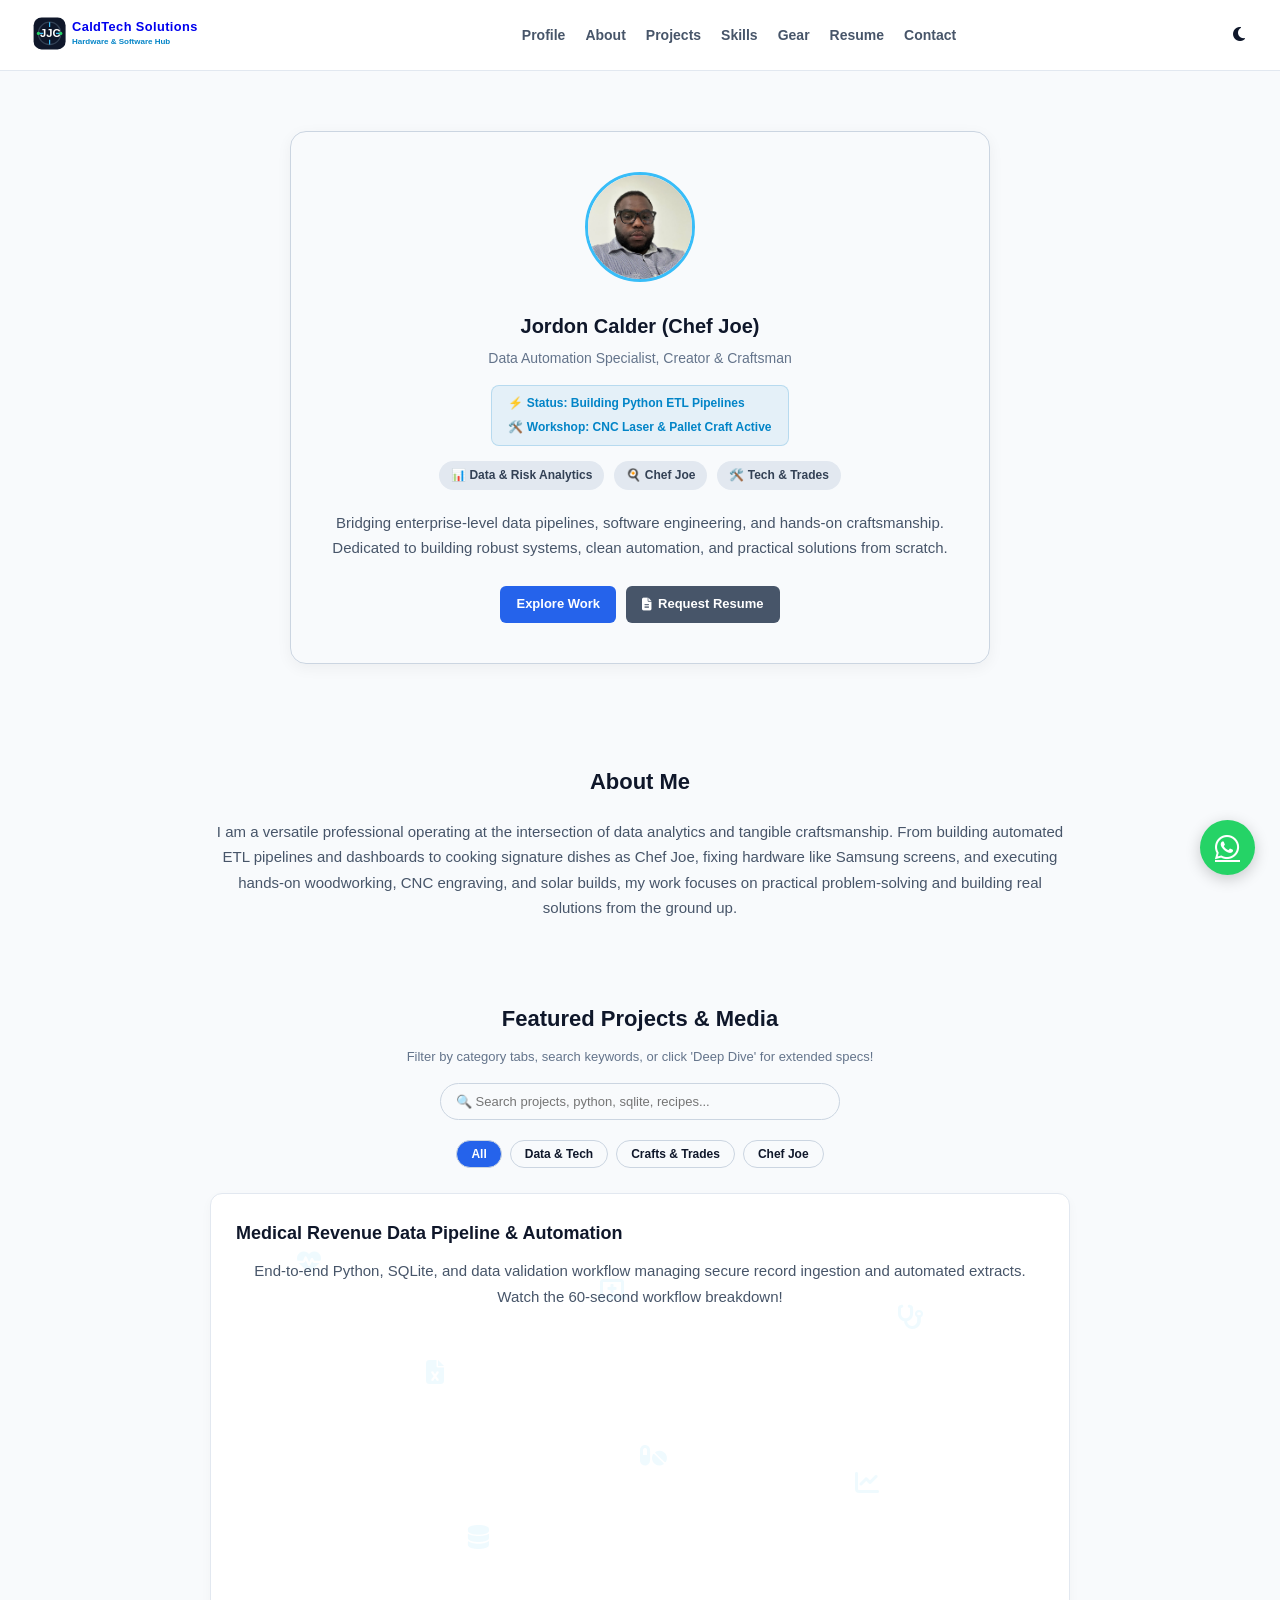
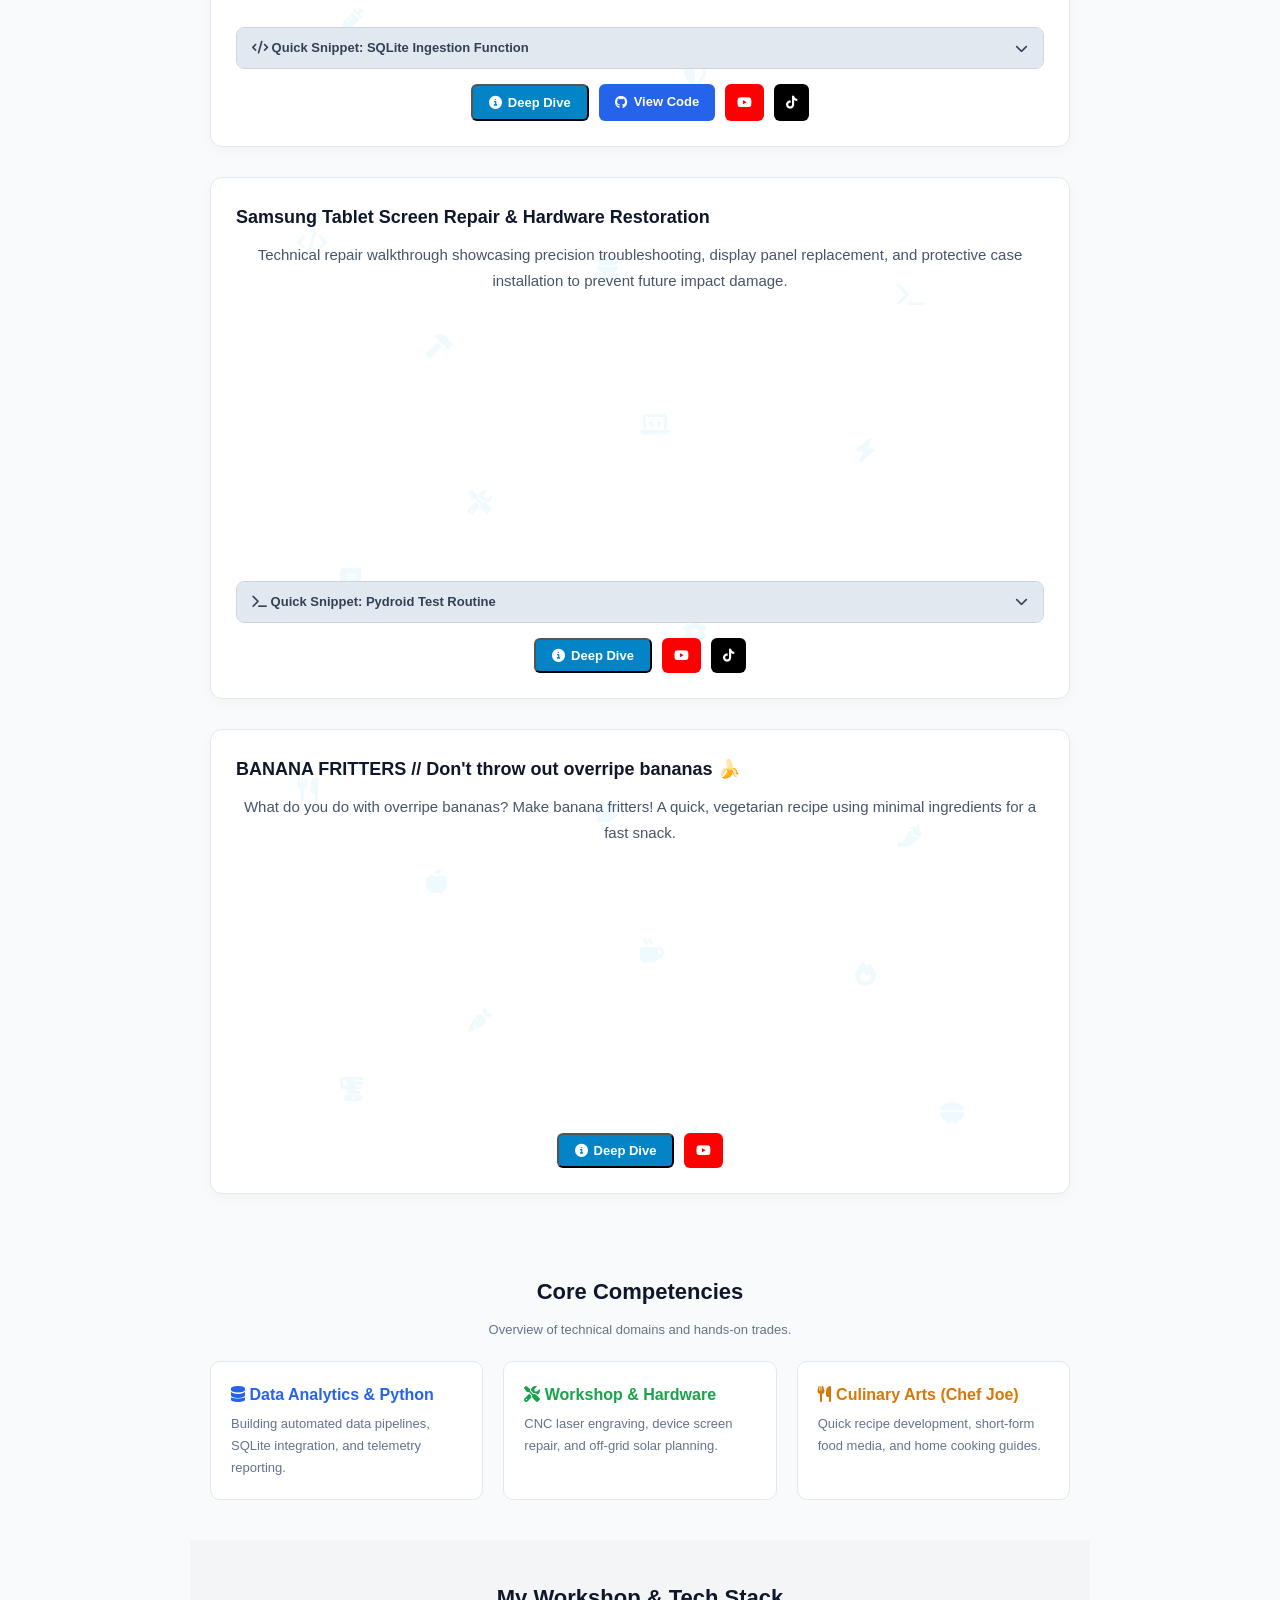
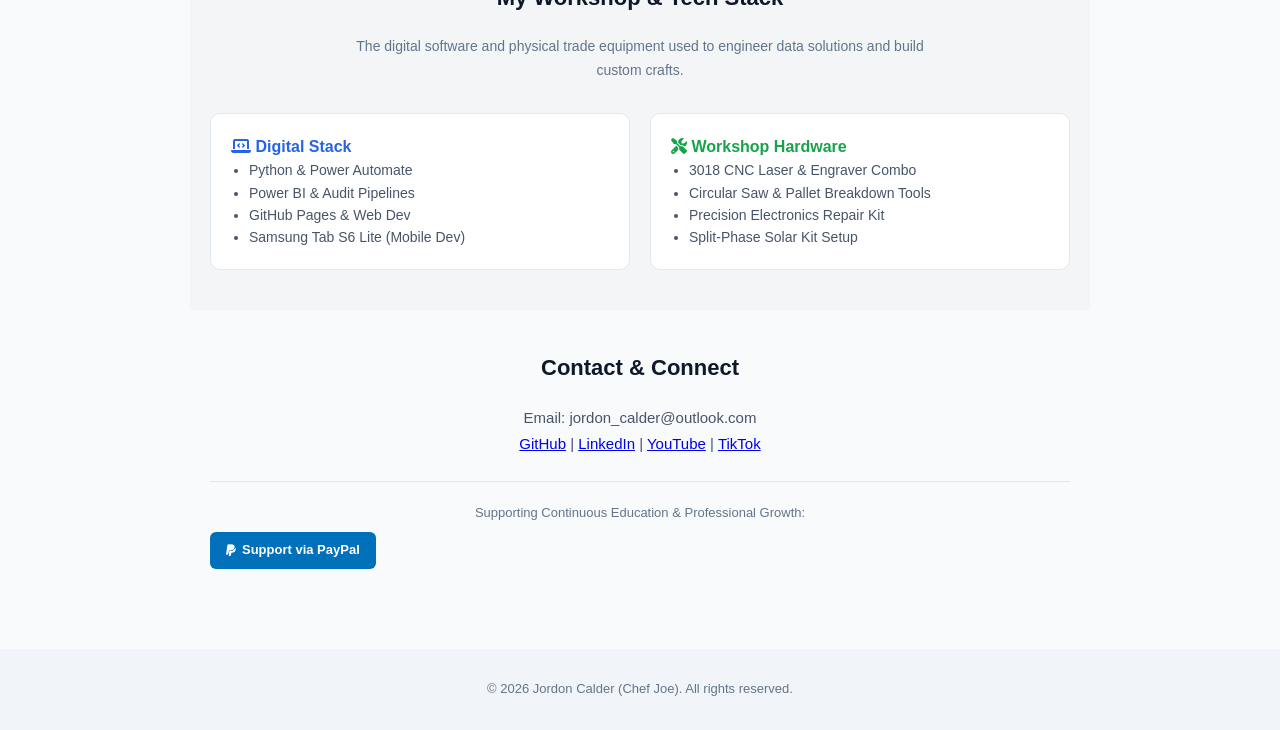
<file: index.html>
<!DOCTYPE html>
<html lang="en">
<head>
<meta charset="UTF-8">
<meta name="viewport" content="width=device-width, initial-scale=1">
<title>Jordon Calder (Chef Joe) | Portfolio & Hub</title>

<!-- Open Graph / WhatsApp Preview Meta Tags -->
<meta property="og:title" content="Jordon Calder (Chef Joe) | Portfolio & Hub">
<meta property="og:description" content="Data Automation Specialist, Creator & Craftsman. Explore Python pipelines, hardware tutorials, and Chef Joe's recipes!">
<meta property="og:image" content="https://CaldTech.github.io/images/profile.jpg">
<meta property="og:url" content="https://CaldTech.github.io/">
<meta property="og:type" content="website">

<link rel="stylesheet" href="style.css">
<link rel="stylesheet" href="https://cdnjs.cloudflare.com/ajax/libs/font-awesome/6.5.0/css/all.min.css">
</head>
<body>

<header>
<div class="logo">
  <a href="index.html" class="logo-link">
    <!-- Circular Circuit Logo Option 5 -->
    <svg xmlns="http://www.w3.org/2000/svg" viewBox="0 0 270 50" class="responsive-logo-svg" style="width: 220px; height: 40px;">
      <style>
        .s5-main { font-family: Arial, sans-serif; font-weight: 900; font-size: 16px; fill: currentColor; letter-spacing: 0.5px; }
        .s5-sub { font-family: Arial, sans-serif; font-weight: 600; font-size: 10px; fill: #0284c7; }
      </style>
      <g transform="translate(2, 3)">
        <rect x="0" y="0" width="40" height="40" rx="10" fill="#0f172a" />
        <circle cx="20" cy="20" r="14" stroke="#334155" stroke-width="1.5" fill="none" />
        <path d="M 6 20 L 12 20 M 28 20 L 34 20 M 20 6 L 20 12 M 20 28 L 20 34" stroke="#38bdf8" stroke-width="1.5" />
        <circle cx="6" cy="20" r="2" fill="#25D366" />
        <circle cx="34" cy="20" r="2" fill="#25D366" />
        <text x="8" y="25" font-family="Arial, sans-serif" font-weight="900" font-size="14" fill="#ffffff">JJC</text>
      </g>
      <text x="50" y="20" class="s5-main">CaldTech Solutions</text>
      <text x="50" y="36" class="s5-sub">Hardware &amp; Software Hub</text>
    </svg>
  </a>
</div>
<nav id="nav">
<a href="#profile">Profile</a>
<a href="#about">About</a>
<a href="#projects">Projects</a>
<a href="#skills">Skills</a>
<a href="#gear">Gear</a>
<a href="resume.html">Resume</a>
<a href="#contact">Contact</a>
</nav>

<div class="header-controls">
  <button id="theme-toggle" class="theme-btn" aria-label="Toggle Dark/Light Mode">
    <i class="fa fa-moon"></i>
  </button>
  <div class="menu-toggle" aria-label="Toggle navigation">
    <i class="fa fa-bars"></i>
  </div>
</div>
</header>

<section id="profile" class="hero">
<div class="profile-card">
<img src="images/profile.jpg" class="hero-img" alt="Jordon Calder Profile">
<h2 class="profile-title">Jordon Calder (Chef Joe)</h2>
<p class="profile-tagline">Data Automation Specialist, Creator & Craftsman</p>

<!-- Live Telemetry Status Bar -->
<div class="telemetry-bar">
  <span>⚡ Status: Building Python ETL Pipelines</span>
  <span>🛠️ Workshop: CNC Laser & Pallet Craft Active</span>
</div>

<div class="profile-badges">
  <span class="badge data">📊 Data & Risk Analytics</span>
  <span class="badge chef">🍳 Chef Joe</span>
  <span class="badge trade">🛠️ Tech & Trades</span>
</div>

<p class="profile-description">
Bridging enterprise-level data pipelines, software engineering, and hands-on craftsmanship. Dedicated to building robust systems, clean automation, and practical solutions from scratch.
</p>
<div style="display:flex; justify-content:center; gap:10px; flex-wrap:wrap;">
  <a href="#projects" class="btn">Explore Work</a>
  <a href="resume.html" class="btn" style="background: #475569;"><i class="fa fa-file-alt"></i> Request Resume</a>
</div>
</div>
</section>

<section id="about">
<h2>About Me</h2>
<p>
I am a versatile professional operating at the intersection of data analytics and tangible craftsmanship. From building automated ETL pipelines and dashboards to cooking signature dishes as Chef Joe, fixing hardware like Samsung screens, and executing hands-on woodworking, CNC engraving, and solar builds, my work focuses on practical problem-solving and building real solutions from the ground up.
</p>
</section>

<section id="projects">
<h2>Featured Projects & Media</h2>
<p style="text-align: center; font-size: 13px; color: #64748b; margin-top: -10px; margin-bottom: 15px;">
  Filter by category tabs, search keywords, or click 'Deep Dive' for extended specs!
</p>

<!-- Live Keyword Search Bar -->
<div style="max-width: 400px; margin: 0 auto 20px auto;">
  <input type="text" id="project-search" placeholder="🔍 Search projects, python, sqlite, recipes..." style="width: 100%; padding: 10px 15px; border-radius: 20px; border: 1px solid #cbd5e1; font-size: 13px; outline: none; background: inherit; color: inherit;">
</div>

<!-- Category Tab Controls -->
<div class="project-category-tabs" style="display: flex; justify-content: center; gap: 8px; margin-bottom: 25px; flex-wrap: wrap;">
  <button class="tab-btn active-tab" data-cat="all" style="padding: 6px 14px; border-radius: 20px; border: 1px solid #cbd5e1; background: #2563eb; color: #fff; cursor: pointer; font-size: 12px; font-weight: 600;">All</button>
  <button class="tab-btn" data-cat="python" style="padding: 6px 14px; border-radius: 20px; border: 1px solid #cbd5e1; background: inherit; color: inherit; cursor: pointer; font-size: 12px; font-weight: 600;">Data & Tech</button>
  <button class="tab-btn" data-cat="craft" style="padding: 6px 14px; border-radius: 20px; border: 1px solid #cbd5e1; background: inherit; color: inherit; cursor: pointer; font-size: 12px; font-weight: 600;">Crafts & Trades</button>
  <button class="tab-btn" data-cat="chef" style="padding: 6px 14px; border-radius: 20px; border: 1px solid #cbd5e1; background: inherit; color: inherit; cursor: pointer; font-size: 12px; font-weight: 600;">Chef Joe</button>
</div>

<div class="projects-stack">

<!-- Medical Data Automation Pipeline -->
<div class="project medical-card" data-category="python etl sql" data-keywords="medical revenue data pipeline python sqlite workflow analytics">
<div class="bg-animation">
  <i class="fa fa-heartbeat float-icon icon-1"></i>
  <i class="fa fa-syringe float-icon icon-2"></i>
  <i class="fa fa-stethoscope float-icon icon-3"></i>
  <i class="fa fa-notes-medical float-icon icon-4"></i>
  <i class="fa fa-pills float-icon icon-5"></i>
  <i class="fa fa-laptop-medical float-icon icon-6"></i>
  <i class="fa fa-database float-icon icon-7"></i>
  <i class="fa fa-file-excel float-icon icon-8"></i>
  <i class="fa fa-chart-line float-icon icon-9"></i>
  <i class="fa fa-shield-alt float-icon icon-10"></i>
</div>
<div class="project-content-inner">
  <h3>Medical Revenue Data Pipeline & Automation</h3>
  <p>End-to-end Python, SQLite, and data validation workflow managing secure record ingestion and automated extracts. Watch the 60-second workflow breakdown!</p>
  <div style="margin-top: 15px;">
    <iframe width="100%" height="280" src="https://www.youtube.com/embed/ulhOsd90g2Y?autoplay=1&mute=1" title="Medical Automation Workflow Short" style="border:none; border-radius:8px;" allow="autoplay" allowfullscreen></iframe>
  </div>

  <div class="code-snippet-box">
    <div class="snippet-header" onclick="toggleSnippet(this)">
      <span><i class="fa fa-code"></i> Quick Snippet: SQLite Ingestion Function</span>
      <i class="fa fa-chevron-down arrow-icon"></i>
    </div>
    <div class="snippet-scroll-pane">
      <div class="snippet-body">
        <pre><code>import sqlite3
import pandas as pd

def ingest_medical_data(csv_path, db_name="revenue.db"):
    conn = sqlite3.connect(db_name)
    df = pd.read_csv(csv_path)
    df.to_sql("medical_records", conn, if_exists="append", index=False)
    conn.close()
    print("Ingestion complete!")</code></pre>
      </div>
    </div>
  </div>

  <div class="project-actions centered-actions">
    <button class="btn" style="background:#0284c7;" onclick="openModal('medical')"><i class="fa fa-info-circle"></i> Deep Dive</button>
    <a href="https://github.com/CaldTech/medical-revenue-pipeline" target="_blank" class="btn"><i class="fab fa-github"></i> View Code</a>
    <a href="https://youtube.com/shorts/ulhOsd90g2Y" target="_blank" class="btn btn-youtube icon-only"><i class="fab fa-youtube"></i></a>
    <a href="https://vt.tiktok.com/ZSVQbEp7R/" target="_blank" class="btn btn-tiktok icon-only"><i class="fab fa-tiktok"></i></a>
  </div>
</div>
</div>

<!-- Samsung Screen Repair Tutorial -->
<div class="project tech-card" data-category="craft" data-keywords="samsung tablet screen repair hardware restoration restoration electronics troubleshooting">
<div class="bg-animation">
  <i class="fa fa-code float-icon icon-1"></i>
  <i class="fa fa-book float-icon icon-2"></i>
  <i class="fa fa-terminal float-icon icon-3"></i>
  <i class="fa fa-microchip float-icon icon-4"></i>
  <i class="fa fa-laptop-code float-icon icon-5"></i>
  <i class="fa fa-database float-icon icon-6"></i>
  <i class="fa fa-tools float-icon icon-7"></i>
  <i class="fa fa-hammer float-icon icon-8"></i>
  <i class="fa fa-bolt float-icon icon-9"></i>
  <i class="fa fa-cog float-icon icon-10"></i>
</div>
<div class="project-content-inner">
  <h3>Samsung Tablet Screen Repair & Hardware Restoration</h3>
  <p>Technical repair walkthrough showcasing precision troubleshooting, display panel replacement, and protective case installation to prevent future impact damage.</p>
  <div style="margin-top: 15px;">
    <iframe width="100%" height="250" src="https://www.youtube.com/embed/LqaYXnnREUw?autoplay=1&mute=1" title="Samsung Repair Tutorial" style="border:none; border-radius:8px;" allow="autoplay" allowfullscreen></iframe>
  </div>

  <div class="code-snippet-box">
    <div class="snippet-header" onclick="toggleSnippet(this)">
      <span><i class="fa fa-terminal"></i> Quick Snippet: Pydroid Test Routine</span>
      <i class="fa fa-chevron-down arrow-icon"></i>
    </div>
    <div class="snippet-scroll-pane">
      <div class="snippet-body">
        <pre><code># Mobile diagnostic check loop
import os
def check_environment():
    print(f"Running in Android / Termux: {os.name}")
check_environment()</code></pre>
      </div>
    </div>
  </div>

  <div class="project-actions centered-actions">
    <button class="btn" style="background:#0284c7;" onclick="openModal('samsung')"><i class="fa fa-info-circle"></i> Deep Dive</button>
    <a href="https://www.youtube.com/watch?v=LqaYXnnREUw" target="_blank" class="btn btn-youtube icon-only"><i class="fab fa-youtube"></i></a>
    <a href="https://vt.tiktok.com/ZSVQQkL72/" target="_blank" class="btn btn-tiktok icon-only"><i class="fab fa-tiktok"></i></a>
  </div>
</div>
</div>

<!-- Chef Joe: Banana Fritters -->
<div class="project culinary-card" data-category="chef" data-keywords="banana fritters recipe overripe bananas chef joe snack cooking food">
<div class="bg-animation">
  <i class="fa fa-utensils float-icon icon-1"></i>
  <i class="fa fa-blender float-icon icon-2"></i>
  <i class="fa fa-pepper-hot float-icon icon-3"></i>
  <i class="fa fa-bowl-food float-icon icon-4"></i>
  <i class="fa fa-mug-hot float-icon icon-5"></i>
  <i class="fa fa-lemon float-icon icon-6"></i>
  <i class="fa fa-carrot float-icon icon-7"></i>
  <i class="fa fa-apple-alt float-icon icon-8"></i>
  <i class="fa fa-fire float-icon icon-9"></i>
  <i class="fa fa-concierge-bell float-icon icon-10"></i>
</div>
<div class="project-content-inner">
  <h3>BANANA FRITTERS // Don't throw out overripe bananas 🍌</h3>
  <p>What do you do with overripe bananas? Make banana fritters! A quick, vegetarian recipe using minimal ingredients for a fast snack.</p>
  <div style="margin-top: 15px;">
    <iframe width="100%" height="250" src="https://www.youtube.com/embed/_8lP6NOHxSI?autoplay=1&mute=1" title="Banana Fritters Recipe" style="border:none; border-radius:8px;" allow="autoplay" allowfullscreen></iframe>
  </div>
  <div class="project-actions centered-actions">
    <button class="btn" style="background:#0284c7;" onclick="openModal('banana')"><i class="fa fa-info-circle"></i> Deep Dive</button>
    <a href="https://youtube.com/shorts/_8lP6NOHxSI" target="_blank" class="btn btn-youtube icon-only"><i class="fab fa-youtube"></i></a>
  </div>
</div>
</div>

</div>
</section>

<!-- Deep Dive Overlay Modal -->
<div id="project-modal" class="modal-overlay" onclick="closeModalOutside(event)">
  <div class="modal-content">
    <button class="modal-close" onclick="closeModal()">&times;</button>
    <div id="modal-body-content">
      <!-- Dynamic Content Injected via JS -->
    </div>
  </div>
</div>

<!-- Core Competencies -->
<section id="skills">
<h2>Core Competencies</h2>
<p style="text-align: center; font-size: 13px; color: #64748b; margin-top: -10px; margin-bottom: 20px;">Overview of technical domains and hands-on trades.</p>
<div class="skills-grid">
  <div class="skill">
    <h3 style="font-size: 16px; color: #2563eb; margin-top:0;"><i class="fa fa-database"></i> Data Analytics & Python</h3>
    <p style="font-size: 13px; color: #64748b; text-align: left; margin-top: 5px;">Building automated data pipelines, SQLite integration, and telemetry reporting.</p>
  </div>
  <div class="skill">
    <h3 style="font-size: 16px; color: #16a34a; margin-top:0;"><i class="fa fa-tools"></i> Workshop & Hardware</h3>
    <p style="font-size: 13px; color: #64748b; text-align: left; margin-top: 5px;">CNC laser engraving, device screen repair, and off-grid solar planning.</p>
  </div>
  <div class="skill">
    <h3 style="font-size: 16px; color: #d97706; margin-top:0;"><i class="fa fa-utensils"></i> Culinary Arts (Chef Joe)</h3>
    <p style="font-size: 13px; color: #64748b; text-align: left; margin-top: 5px;">Quick recipe development, short-form food media, and home cooking guides.</p>
  </div>
</div>
</section>

<!-- Gear & Tools Workshop Section -->
<section id="gear" style="background: rgba(0,0,0,0.02);">
<h2>My Workshop & Tech Stack</h2>
<p style="text-align: center; color: #64748b; max-width: 600px; margin: 0 auto 30px auto; font-size: 14px;">
The digital software and physical trade equipment used to engineer data solutions and build custom crafts.
</p>
<div class="skills-grid">
  <div class="skill">
    <h3 style="font-size: 16px; color: #2563eb; margin-top:0;"><i class="fa fa-laptop-code"></i> Digital Stack</h3>
    <ul style="margin: 0; padding-left: 18px; font-size: 14px; color: #475569; line-height: 1.6;">
      <li>Python & Power Automate</li>
      <li>Power BI & Audit Pipelines</li>
      <li>GitHub Pages & Web Dev</li>
      <li>Samsung Tab S6 Lite (Mobile Dev)</li>
    </ul>
  </div>
  <div class="skill">
    <h3 style="font-size: 16px; color: #16a34a; margin-top:0;"><i class="fa fa-tools"></i> Workshop Hardware</h3>
    <ul style="margin: 0; padding-left: 18px; font-size: 14px; color: #475569; line-height: 1.6;">
      <li>3018 CNC Laser & Engraver Combo</li>
      <li>Circular Saw & Pallet Breakdown Tools</li>
      <li>Precision Electronics Repair Kit</li>
      <li>Split-Phase Solar Kit Setup</li>
    </ul>
  </div>
</div>
</section>

<section id="contact">
<h2>Contact & Connect</h2>
<p>Email: jordon_calder@outlook.com</p>
<p>
<a href="https://github.com/CaldTech" target="_blank">GitHub</a> |
<a href="https://www.linkedin.com/in/jordon-calder-b24b8595/" target="_blank">LinkedIn</a> |
<a href="https://youtube.com/@calderofficial" target="_blank">YouTube</a> |
<a href="https://tiktok.com/@calderofficial" target="_blank">TikTok</a>
</p>
<!-- Quiet Support Link Placed at Bottom Only -->
<div style="margin-top: 25px; padding-top: 20px; border-top: 1px solid rgba(0,0,0,0.08);">
  <p style="font-size: 13px; color: #64748b; margin-bottom: 8px;">Supporting Continuous Education & Professional Growth:</p>
  <a href="https://paypal.me/JordonCalder" target="_blank" class="btn" style="background: #0070ba; font-size: 13px; padding: 8px 16px;"><i class="fab fa-paypal"></i> Support via PayPal</a>
</div>
</section>

<a href="https://wa.me/18768532705" class="whatsapp" target="_blank" aria-label="WhatsApp Chat">
<i class="fab fa-whatsapp"></i>
</a>

<footer>
<p>© 2026 Jordon Calder (Chef Joe). All rights reserved.</p>
</footer>

<script src="style.js"></script>
</body>
</html>
</file>
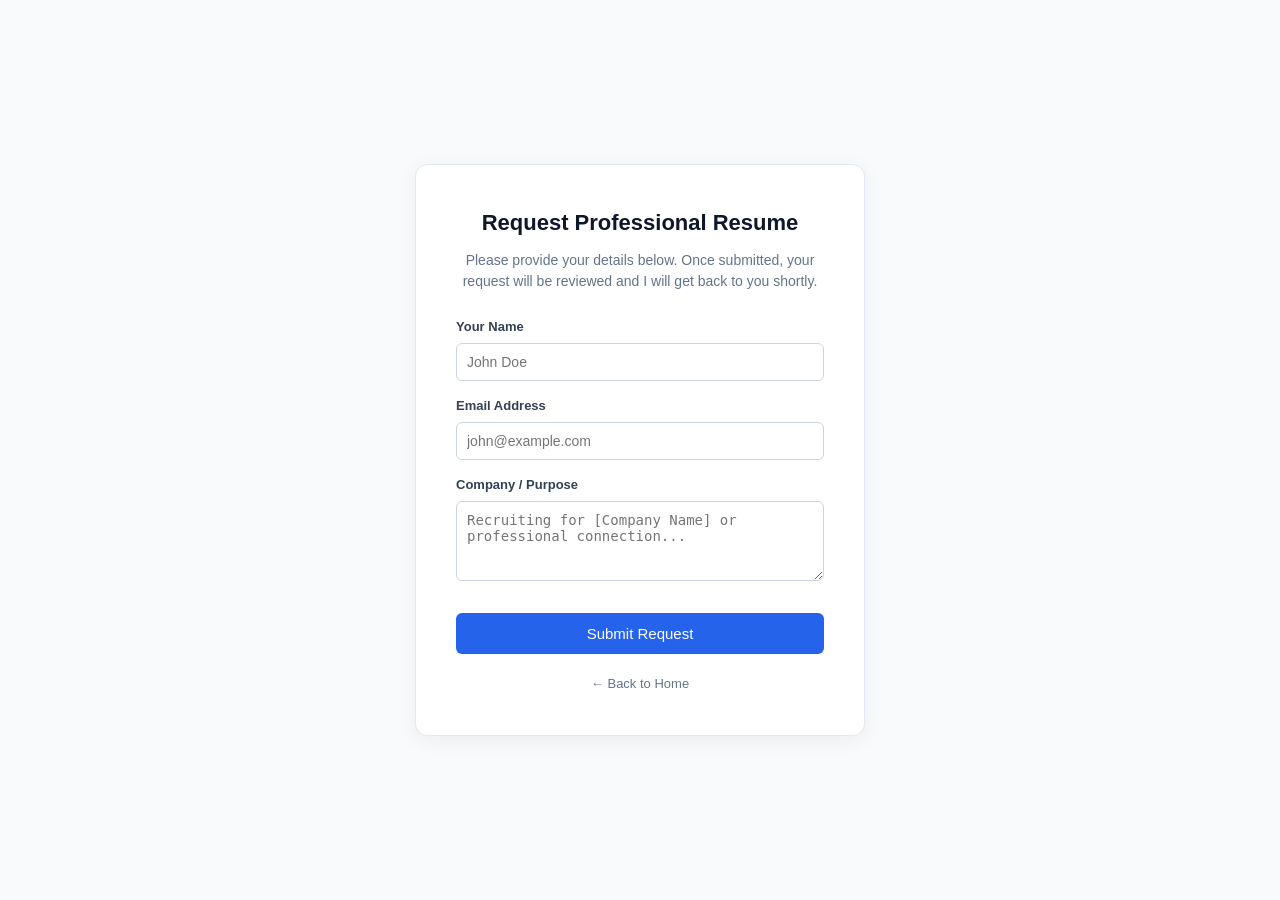
<file: resume.html>
<!DOCTYPE html>
<html lang="en">
<head>
<meta charset="UTF-8">
<meta name="viewport" content="width=device-width, initial-scale=1.0">
<title>Request Resume | Jordon Calder</title>
<link rel="stylesheet" href="style.css">
<style>
  body {
    background-color: #f8fafc;
    color: #0f172a;
    display: flex;
    flex-direction: column;
    min-height: 100vh;
    justify-content: center;
    align-items: center;
    margin: 0;
    transition: background-color 0.3s ease, color 0.3s ease;
  }

  /* Dark Mode Support matching your index page */
  body.dark-mode {
    background-color: #0f172a;
    color: #f8fafc;
  }

  .request-card {
    background: #ffffff;
    border: 1px solid #e2e8f0;
    padding: 40px;
    border-radius: 12px;
    box-shadow: 0 4px 20px rgba(0,0,0,0.06);
    max-width: 450px;
    width: 90%;
    text-align: center;
    transition: background 0.3s ease, border-color 0.3s ease;
  }

  body.dark-mode .request-card {
    background: #1e293b;
    border-color: #334155;
    box-shadow: 0 4px 20px rgba(0,0,0,0.3);
  }

  .request-card h2 {
    margin-bottom: 10px;
    font-size: 22px;
    color: inherit;
  }

  .request-card p {
    color: #64748b;
    font-size: 14px;
    margin-bottom: 25px;
    line-height: 1.5;
  }

  body.dark-mode .request-card p {
    color: #94a3b8;
  }

  .form-group {
    text-align: left;
    margin-bottom: 15px;
  }

  .form-group label {
    display: block;
    font-size: 13px;
    font-weight: 600;
    color: #334155;
    margin-bottom: 5px;
  }

  body.dark-mode .form-group label {
    color: #cbd5e1;
  }

  .form-group input, .form-group textarea {
    width: 100%;
    padding: 10px;
    border: 1px solid #cbd5e1;
    border-radius: 6px;
    font-size: 14px;
    box-sizing: border-box;
    background: #ffffff;
    color: #0f172a;
    transition: border-color 0.2s, background 0.2s, color 0.2s;
  }

  body.dark-mode .form-group input, 
  body.dark-mode .form-group textarea {
    background: #0f172a;
    border-color: #334155;
    color: #f8fafc;
  }

  .form-group input:focus, .form-group textarea:focus {
    outline: none;
    border-color: #38bdf8;
  }

  .form-group textarea {
    resize: vertical;
    height: 80px;
  }

  .btn-submit {
    background: #2563eb;
    color: white;
    border: none;
    padding: 12px;
    width: 100%;
    border-radius: 6px;
    font-size: 15px;
    font-weight: 500;
    cursor: pointer;
    margin-top: 10px;
    transition: background 0.2s;
  }

  .btn-submit:hover {
    background: #1d4ed8;
  }

  .back-link {
    display: block;
    margin-top: 20px;
    color: #64748b;
    text-decoration: none;
    font-size: 13px;
    transition: color 0.2s;
  }

  body.dark-mode .back-link {
    color: #94a3b8;
  }

  .back-link:hover { 
    color: #2563eb;
    text-decoration: underline; 
  }

  #success-message {
    display: none;
  }

  .success-icon {
    font-size: 48px;
    color: #25D366;
    margin-bottom: 15px;
  }
</style>
</head>
<body>

<div class="request-card">
  <div id="form-container">
    <h2>Request Professional Resume</h2>
    <p>Please provide your details below. Once submitted, your request will be reviewed and I will get back to you shortly.</p>

    <form action="https://api.web3forms.com/submit" method="POST" id="resumeForm">
      <input type="hidden" name="access_key" value="cff8f5ad-ccd7-451f-9ea8-8b2cb1700fc3">
      <input type="hidden" name="subject" value="New Resume Request from Portfolio">

      <div class="form-group">
        <label for="name">Your Name</label>
        <input type="text" id="name" name="name" required placeholder="John Doe">
      </div>

      <div class="form-group">
        <label for="email">Email Address</label>
        <input type="email" id="email" name="email" required placeholder="john@example.com">
      </div>

      <div class="form-group">
        <label for="company">Company / Purpose</label>
        <textarea id="company" name="message" required placeholder="Recruiting for [Company Name] or professional connection..."></textarea>
      </div>

      <button type="submit" class="btn-submit">Submit Request</button>
    </form>
  </div>

  <div id="success-message">
    <div class="success-icon">✓</div>
    <h2>Request Received!</h2>
    <p>Thank you. Your request has been securely submitted. I am reviewing your details and will get back to you via email shortly.</p>
    <a href="index.html" class="btn" style="background:#2563eb; color:white; padding:10px 20px; text-decoration:none; border-radius:5px; display:inline-block; margin-top:10px;">Back to Home</a>
  </div>

  <a href="index.html" class="back-link">← Back to Home</a>
</div>

<script>
  // Check if user has dark mode enabled on main page and apply to resume page
  if (localStorage.getItem('theme') === 'dark') {
    document.body.classList.add('dark-mode');
  }

  document.getElementById('resumeForm').addEventListener('submit', function(e) {
    e.preventDefault();
    const formData = new FormData(this);
    
    fetch('https://api.web3forms.com/submit', {
      method: 'POST',
      body: formData
    }).then(async (response) => {
      let json = await response.json();
      if (json.success) {
        document.getElementById('form-container').style.display = 'none';
        document.getElementById('success-message').style.display = 'block';
      } else {
        alert("Something went wrong. Please try again or email me directly.");
      }
    }).catch(error => {
      alert("Submission error. Please check your connection.");
    });
  });
</script>

</body>
</html>
</file>
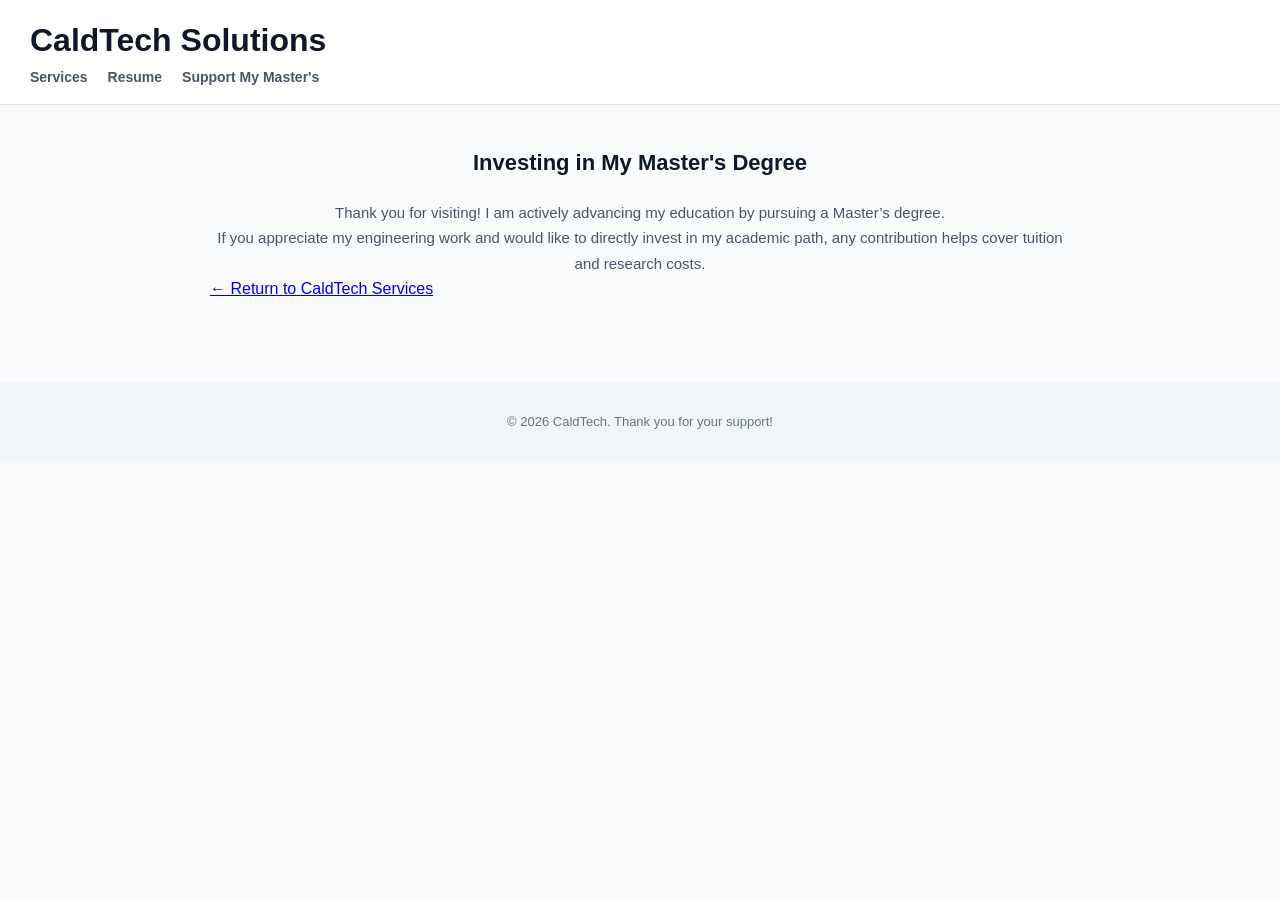
<file: sponsors.html>
<!DOCTYPE html>
<html lang="en">
<head>
    <meta charset="UTF-8">
    <meta name="viewport" content="width=device-width, initial-scale=1.0">
    <title>Support My Master's | CaldTech</title>
    <link rel="stylesheet" href="style.css">
</head>
<body>

    <!-- Navigation Header -->
    <header class="site-header">
        <div class="nav-container">
            <h1 class="logo">CaldTech Solutions</h1>
            <nav class="nav-menu" id="navMenu">
                <a href="index.html">Services</a>
                <a href="resume.html">Resume</a>
                <a href="sponsor.html" class="active">Support My Master's</a>
            </nav>
            <button class="menu-toggle" id="menuToggle" aria-label="Toggle Navigation">
                &#9776;
            </button>
        </div>
    </header>

    <!-- Sponsor Section -->
    <section class="sponsor-section">
        <div class="sponsor-card">
            <h2>Investing in My Master's Degree</h2>
            <p class="sponsor-intro">Thank you for visiting! I am actively advancing my education by pursuing a Master’s degree.</p>
            <p class="sponsor-body">If you appreciate my engineering work and would like to directly invest in my academic path, any contribution helps cover tuition and research costs.</p>
            
            <div id="paypal-container-SPONSOR" class="paypal-container">
                <!-- Drop your sponsor/donation button code block here if needed -->
            </div>
            
            <div class="back-link">
                <a href="index.html">&larr; Return to CaldTech Services</a>
            </div>
        </div>
    </section>

    <!-- Footer -->
    <footer>
        <p>&copy; 2026 CaldTech. Thank you for your support!</p>
    </footer>

    <script src="style.js"></script>
</body>
</html>
</file>
<file: style.css>
/* Base Reset & Variables */
* {
  box-sizing: border-box;
  margin: 0;
  padding: 0;
}

body {
  font-family: Arial, sans-serif;
  background-color: #f8fafc;
  color: #0f172a;
  line-height: 1.6;
  transition: background-color 0.3s ease, color 0.3s ease;
}

/* Dark Mode Theme Overrides */
body.dark-mode {
  background-color: #0f172a;
  color: #f8fafc;
}

body.dark-mode header {
  background: #1e293b;
  border-bottom: 1px solid #334155;
}

body.dark-mode nav a {
  color: #cbd5e1;
}

body.dark-mode nav a:hover {
  color: #38bdf8;
}

body.dark-mode .project {
  background: #1e293b;
  border: 1px solid #334155;
  color: #f8fafc;
}

body.dark-mode .project p {
  color: #94a3b8;
}

body.dark-mode .skill {
  background: #1e293b;
  border: 1px solid #334155;
  color: #f8fafc;
}

body.dark-mode section {
  background: transparent;
  color: #f8fafc;
}

body.dark-mode #gear {
  background: rgba(255, 255, 255, 0.02) !important;
}

body.dark-mode footer {
  background: #1e293b;
  color: #94a3b8;
  border-top: 1px solid #334155;
}

body.dark-mode input#project-search {
  background: #1e293b;
  color: #f8fafc;
  border-color: #334155;
}

body.dark-mode .modal-content {
  background: #1e293b;
  color: #f8fafc;
  border: 1px solid #334155;
}

/* Header & Sticky Navigation */
header {
  position: sticky;
  top: 0;
  background: #ffffff;
  border-bottom: 1px solid #e2e8f0;
  display: flex;
  justify-content: space-between;
  align-items: center;
  padding: 15px 30px;
  z-index: 1000;
}

.logo-link {
  text-decoration: none;
  display: flex;
  align-items: center;
}

nav {
  display: flex;
  gap: 20px;
}

nav a {
  text-decoration: none;
  color: #475569;
  font-weight: 600;
  font-size: 14px;
  transition: color 0.2s;
}

nav a:hover {
  color: #2563eb;
}

.header-controls {
  display: flex;
  align-items: center;
  gap: 15px;
}

.theme-btn {
  background: none;
  border: none;
  cursor: pointer;
  font-size: 16px;
  color: inherit;
  padding: 5px;
}

.menu-toggle {
  display: none;
  font-size: 20px;
  cursor: pointer;
}

/* Hero Section / Profile Card */
.hero {
  padding: 60px 20px;
  display: flex;
  justify-content: center;
}

.profile-card {
  max-width: 700px;
  background: inherit;
  border: 1px solid #cbd5e1;
  border-radius: 16px;
  padding: 40px;
  text-align: center;
  box-shadow: 0 4px 15px rgba(0,0,0,0.05);
}

body.dark-mode .profile-card {
  border-color: #334155;
  background: #1e293b;
}

.hero-img {
  width: 110px;
  height: 110px;
  border-radius: 50%;
  object-fit: cover;
  margin-bottom: 20px;
  border: 3px solid #38bdf8;
}

.profile-title {
  font-size: 20px;
  margin-bottom: 5px;
  font-weight: 700;
}

.profile-tagline {
  font-size: 14px;
  color: #64748b;
  margin-bottom: 15px;
}

/* Live Telemetry Status Bar Styles */
.telemetry-bar {
  display: inline-flex;
  flex-direction: column;
  gap: 4px;
  background: rgba(2, 132, 199, 0.08);
  border: 1px solid rgba(2, 132, 199, 0.2);
  padding: 8px 16px;
  border-radius: 8px;
  font-size: 12px;
  font-weight: 600;
  color: #0284c7;
  margin-bottom: 15px;
  text-align: left;
}

body.dark-mode .telemetry-bar {
  background: rgba(56, 189, 248, 0.1);
  border-color: rgba(56, 189, 248, 0.2);
  color: #38bdf8;
}

.profile-badges {
  display: flex;
  justify-content: center;
  gap: 10px;
  margin-bottom: 20px;
  flex-wrap: wrap;
}

.badge {
  font-size: 12px;
  font-weight: 600;
  padding: 5px 12px;
  border-radius: 20px;
  background: #e2e8f0;
  color: #334155;
}

body.dark-mode .badge {
  background: #334155;
  color: #e2e8f0;
}

.profile-description {
  font-size: 15px;
  color: #475569;
  margin-bottom: 25px;
  line-height: 1.7;
}

body.dark-mode .profile-description {
  color: #94a3b8;
}

/* Sections */
section {
  max-width: 900px;
  margin: 0 auto;
  padding: 40px 20px;
}

section h2 {
  font-size: 22px;
  margin-bottom: 20px;
  text-align: center;
}

section p {
  color: #475569;
  font-size: 15px;
  line-height: 1.7;
  text-align: center;
}

body.dark-mode section p {
  color: #94a3b8;
}

/* Projects Stack & Floating Background Icons Animation */
.projects-stack {
  display: flex;
  flex-direction: column;
  gap: 30px;
  margin-top: 20px;
}

.project {
  background: #ffffff;
  border: 1px solid #e2e8f0;
  border-radius: 12px;
  padding: 25px;
  position: relative;
  overflow: hidden;
  box-shadow: 0 4px 12px rgba(0,0,0,0.03);
}

.project-content-inner {
  position: relative;
  z-index: 2;
}

.project h3 {
  font-size: 18px;
  margin-bottom: 10px;
}

.bg-animation {
  position: absolute;
  top: 0;
  left: 0;
  width: 100%;
  height: 100%;
  pointer-events: none;
  z-index: 1;
}

.float-icon {
  position: absolute;
  color: rgba(56, 189, 248, 0.08);
  font-size: 24px;
  animation: floatAround 12s infinite alternate ease-in-out;
}

body.dark-mode .float-icon {
  color: rgba(56, 189, 248, 0.05);
}

.float-icon.icon-1 { top: 10%; left: 10%; animation-duration: 9s; }
.float-icon.icon-2 { top: 75%; left: 15%; animation-duration: 14s; }
.float-icon.icon-3 { top: 20%; left: 80%; animation-duration: 11s; }
.float-icon.icon-4 { top: 80%; left: 85%; animation-duration: 13s; }
.float-icon.icon-5 { top: 45%; left: 50%; animation-duration: 10s; }
.float-icon.icon-6 { top: 15%; left: 45%; animation-duration: 15s; }
.float-icon.icon-7 { top: 60%; left: 30%; animation-duration: 8s; }
.float-icon.icon-8 { top: 30%; left: 25%; animation-duration: 12s; }
.float-icon.icon-9 { top: 50%; left: 75%; animation-duration: 16s; }
.float-icon.icon-10 { top: 85%; left: 55%; animation-duration: 10s; }

@keyframes floatAround {
  0% { transform: translateY(0px) translateX(0px) rotate(0deg); }
  50% { transform: translateY(-15px) translateX(10px) rotate(10deg); }
  100% { transform: translateY(10px) translateX(-10px) rotate(-10deg); }
}

/* Scrollable Code Snippet Drawers */
.code-snippet-box {
  margin-top: 15px;
  border: 1px solid #cbd5e1;
  border-radius: 8px;
  overflow: hidden;
  background: #f1f5f9;
}

body.dark-mode .code-snippet-box {
  background: #0f172a;
  border-color: #334155;
}

.snippet-header {
  padding: 10px 15px;
  background: #e2e8f0;
  display: flex;
  justify-content: space-between;
  align-items: center;
  cursor: pointer;
  font-size: 13px;
  font-weight: 600;
  color: #334155;
}

body.dark-mode .snippet-header {
  background: #1e293b;
  color: #e2e8f0;
}

.snippet-header .arrow-icon {
  transition: transform 0.3s ease;
}

.code-snippet-box.active .arrow-icon {
  transform: rotate(180deg);
}

.snippet-scroll-pane {
  max-height: 0;
  overflow: hidden;
  transition: max-height 0.3s ease-out;
}

.code-snippet-box.active .snippet-scroll-pane {
  max-height: 200px;
  overflow-y: auto;
}

.snippet-body pre {
  padding: 15px;
  font-size: 12px;
  font-family: monospace;
  color: #0f172a;
}

body.dark-mode .snippet-body pre {
  color: #38bdf8;
}

/* Deep Dive Modal Overlay Styles */
.modal-overlay {
  display: none;
  position: fixed;
  top: 0;
  left: 0;
  width: 100%;
  height: 100%;
  background: rgba(0, 0, 0, 0.6);
  z-index: 2000;
  justify-content: center;
  align-items: center;
  padding: 20px;
}

.modal-content {
  background: #ffffff;
  padding: 30px;
  border-radius: 12px;
  max-width: 600px;
  width: 100%;
  position: relative;
  max-height: 85vh;
  overflow-y: auto;
  box-shadow: 0 10px 30px rgba(0,0,0,0.2);
}

.modal-close {
  position: absolute;
  top: 15px;
  right: 20px;
  background: none;
  border: none;
  font-size: 24px;
  cursor: pointer;
  color: inherit;
}

/* Action Buttons */
.project-actions {
  display: flex;
  gap: 10px;
  margin-top: 15px;
  flex-wrap: wrap;
}

.centered-actions {
  justify-content: center;
}

.btn {
  text-decoration: none;
  background: #2563eb;
  color: #ffffff;
  padding: 8px 16px;
  border-radius: 6px;
  font-size: 13px;
  font-weight: 600;
  display: inline-flex;
  align-items: center;
  gap: 6px;
  transition: background 0.2s;
}

.btn:hover {
  background: #1d4ed8;
}

.btn-youtube { background: #ff0000; }
.btn-youtube:hover { background: #cc0000; }
.btn-tiktok { background: #000000; color: #fff; }
.btn-tiktok:hover { background: #222; }

.icon-only {
  padding: 8px 12px;
}

/* Skills Grid */
.skills-grid {
  display: grid;
  grid-template-columns: repeat(auto-fit, minmax(250px, 1fr));
  gap: 20px;
  margin-top: 20px;
}

.skill {
  background: #ffffff;
  border: 1px solid #e2e8f0;
  border-radius: 10px;
  padding: 20px;
  transition: transform 0.2s, border-color 0.2s;
}

.skill:hover {
  transform: translateY(-2px);
  border-color: #38bdf8;
}

/* WhatsApp Floating Button */
.whatsapp {
  position: fixed;
  bottom: 25px;
  right: 25px;
  background: #25D366;
  color: #ffffff;
  width: 55px;
  height: 55px;
  border-radius: 50%;
  display: flex;
  justify-content: center;
  align-items: center;
  font-size: 28px;
  box-shadow: 0 4px 15px rgba(0,0,0,0.2);
  z-index: 1000;
  transition: transform 0.2s;
}

.whatsapp:hover {
  transform: scale(1.1);
}

/* Footer */
footer {
  text-align: center;
  padding: 30px;
  background: #f1f5f9;
  color: #64748b;
  font-size: 13px;
  margin-top: 40px;
}

/* Responsive Breakpoints */
@media (max-width: 768px) {
  nav {
    display: none;
    flex-direction: column;
    position: absolute;
    top: 100%;
    left: 0;
    width: 100%;
    background: inherit;
    border-bottom: 1px solid #e2e8f0;
    padding: 20px;
    box-shadow: 0 4px 10px rgba(0,0,0,0.05);
  }
  nav.active {
    display: flex;
  }
  .menu-toggle {
    display: block;
  }
}
</file>
